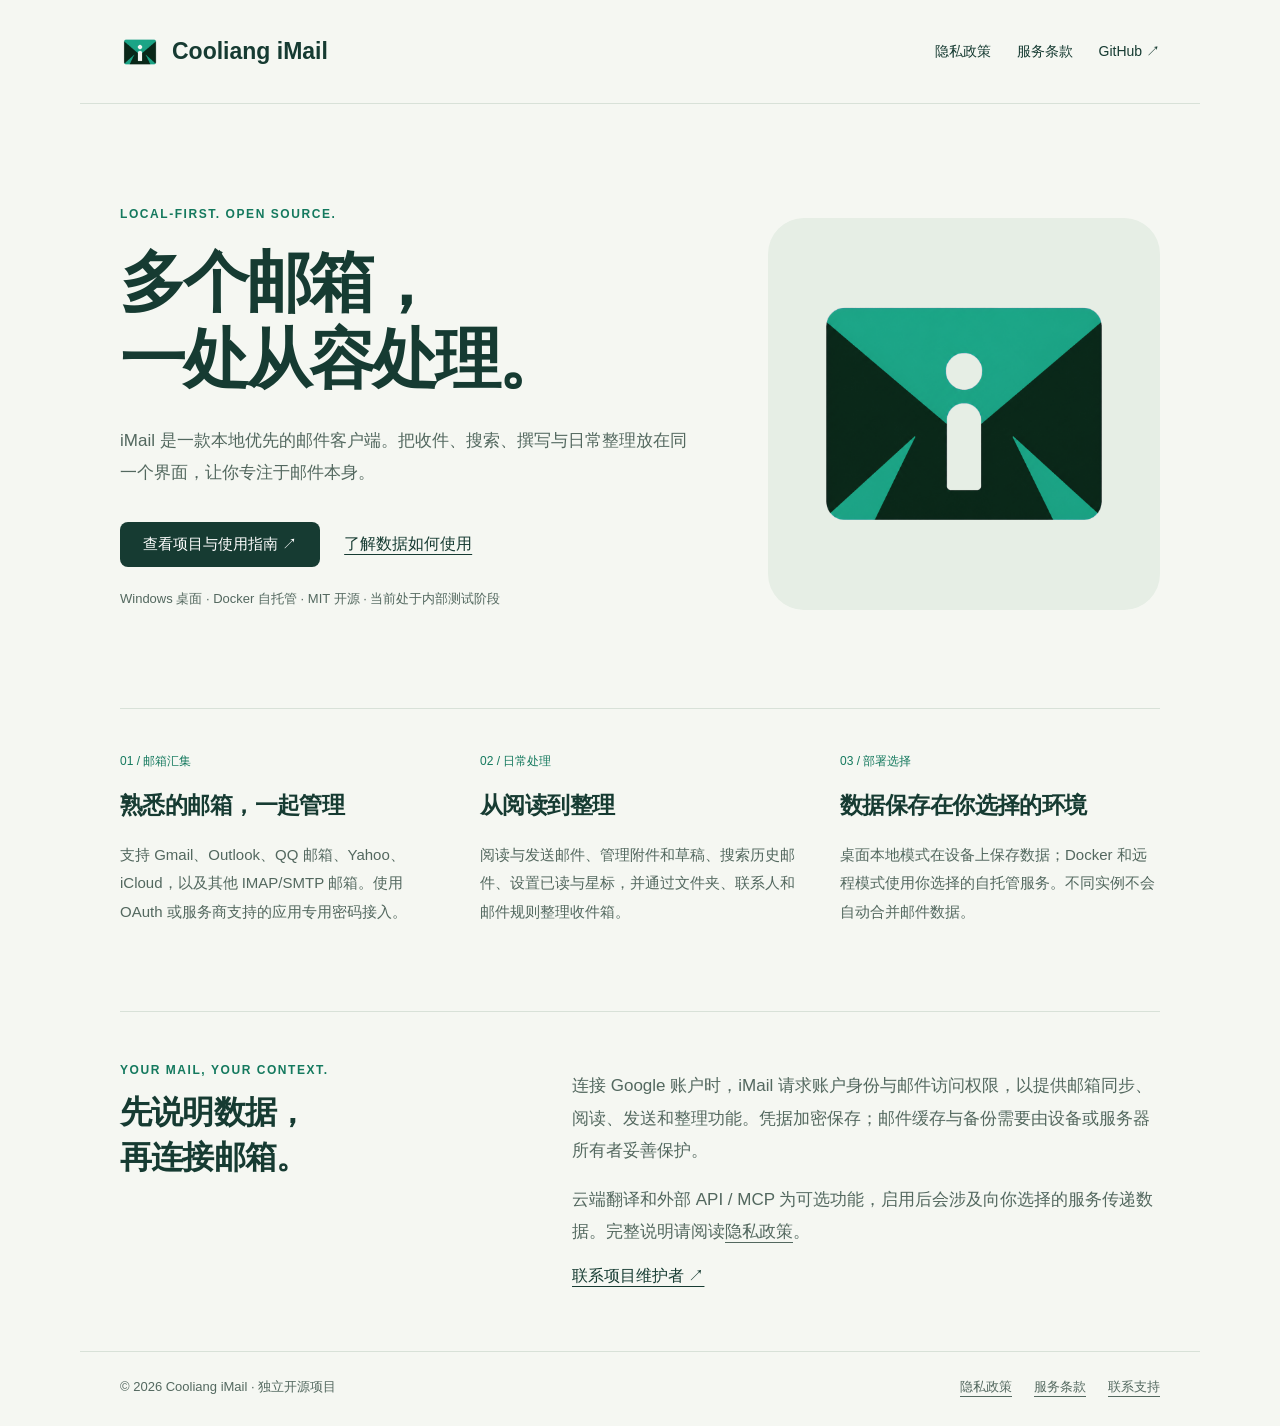
<file: index.html>
<!doctype html>
<html lang="zh-CN"><head><meta charset="utf-8"><meta name="viewport" content="width=device-width,initial-scale=1"><title>Cooliang iMail · 本地优先的多账户邮件客户端</title><meta name="description" content="Cooliang iMail 将多个邮箱汇集在一个界面，支持 Windows 桌面与 Docker 自托管，让邮件整理回归简单。"><link rel="icon" href="logo.png"><link rel="stylesheet" href="site.css"></head>
<body><a class="skip" href="#main">跳到正文</a><header><a class="brand" href="./"><img src="logo.png" alt="">Cooliang iMail</a><nav aria-label="网站导航"><a href="privacy.html">隐私政策</a><a href="terms.html">服务条款</a><a href="https://github.com/cooliang101/iMail">GitHub ↗</a></nav></header>
<main id="main"><section class="hero"><div><span class="eyebrow">Local-first. Open source.</span><h1>多个邮箱，<br>一处从容处理。</h1><p class="lead">iMail 是一款本地优先的邮件客户端。把收件、搜索、撰写与日常整理放在同一个界面，让你专注于邮件本身。</p><div class="actions"><a class="button" href="https://github.com/cooliang101/iMail">查看项目与使用指南 ↗</a><a href="privacy.html">了解数据如何使用</a></div><p class="note">Windows 桌面 · Docker 自托管 · MIT 开源 · 当前处于内部测试阶段</p></div><div class="hero-art"><img src="logo.png" alt="iMail 绿色信封标识"></div></section>
<section class="features" aria-label="产品功能"><article><span>01 / 邮箱汇集</span><h2>熟悉的邮箱，一起管理</h2><p>支持 Gmail、Outlook、QQ 邮箱、Yahoo、iCloud，以及其他 IMAP/SMTP 邮箱。使用 OAuth 或服务商支持的应用专用密码接入。</p></article><article><span>02 / 日常处理</span><h2>从阅读到整理</h2><p>阅读与发送邮件、管理附件和草稿、搜索历史邮件、设置已读与星标，并通过文件夹、联系人和邮件规则整理收件箱。</p></article><article><span>03 / 部署选择</span><h2>数据保存在你选择的环境</h2><p>桌面本地模式在设备上保存数据；Docker 和远程模式使用你选择的自托管服务。不同实例不会自动合并邮件数据。</p></article></section>
<section class="privacy-callout"><div><span class="eyebrow">Your mail, your context.</span><h2>先说明数据，<br>再连接邮箱。</h2></div><div><p>连接 Google 账户时，iMail 请求账户身份与邮件访问权限，以提供邮箱同步、阅读、发送和整理功能。凭据加密保存；邮件缓存与备份需要由设备或服务器所有者妥善保护。</p><p>云端翻译和外部 API / MCP 为可选功能，启用后会涉及向你选择的服务传递数据。完整说明请阅读<a href="privacy.html">隐私政策</a>。</p><a href="mailto:cooliang101@gmail.com">联系项目维护者 ↗</a></div></section></main>
<footer><span>© 2026 Cooliang iMail · 独立开源项目</span><div><a href="privacy.html">隐私政策</a><a href="terms.html">服务条款</a><a href="mailto:cooliang101@gmail.com">联系支持</a></div></footer></body></html>
</file>
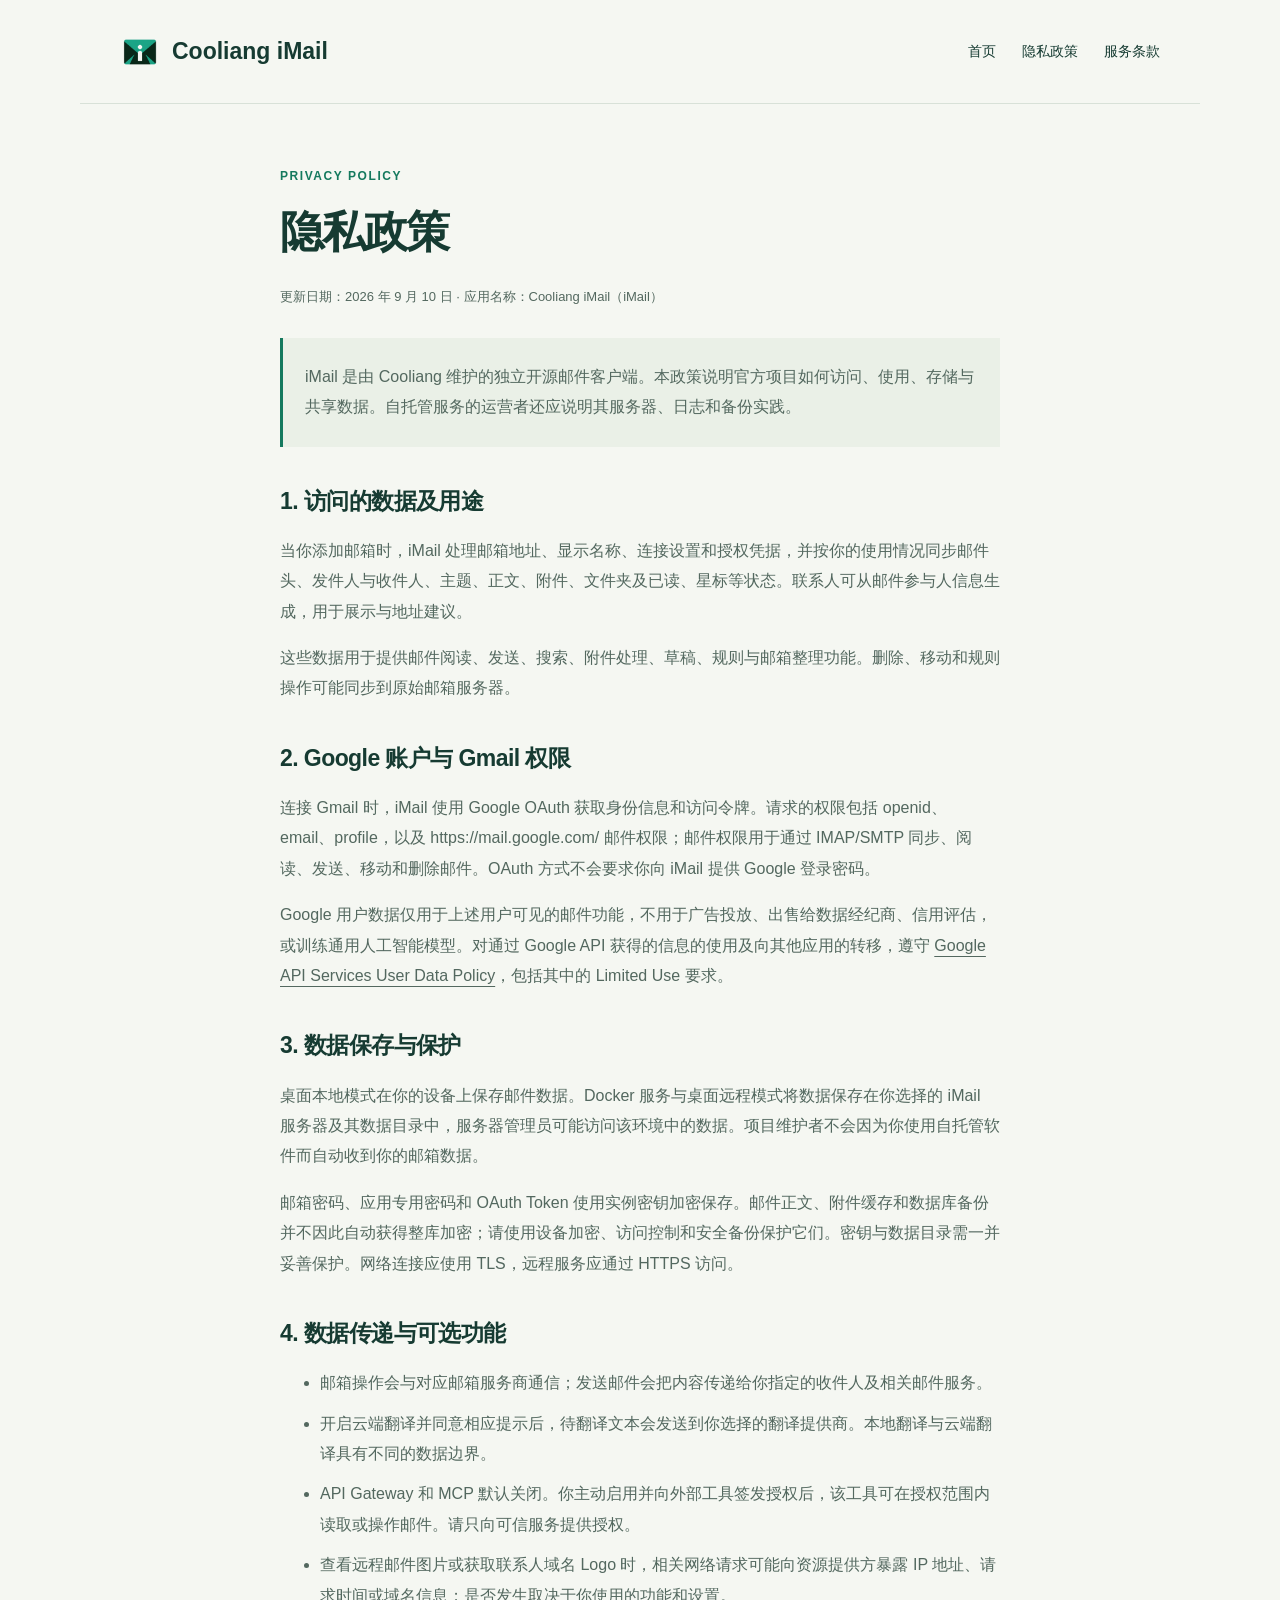
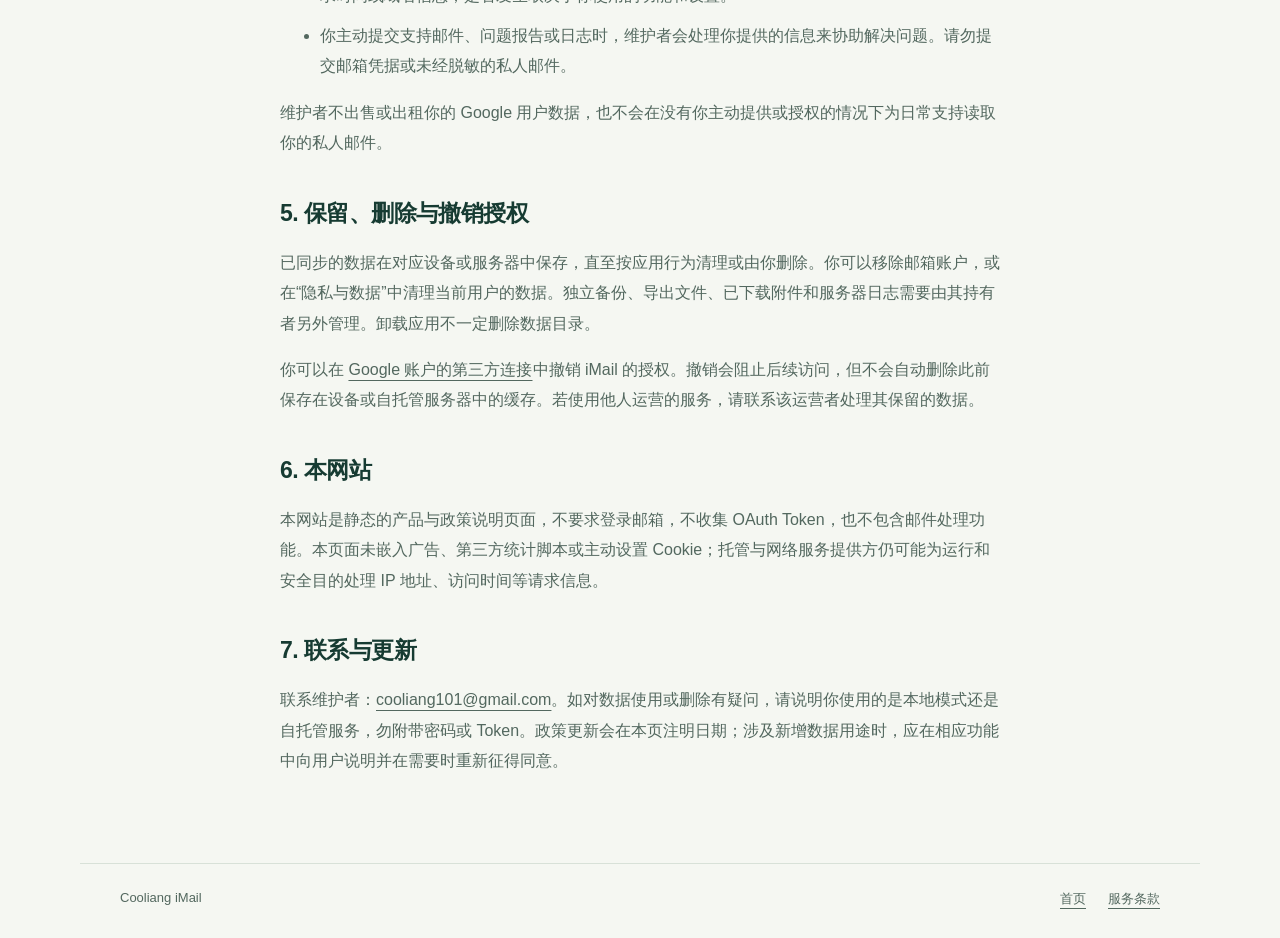
<file: privacy.html>
<!doctype html>
<html lang="zh-CN"><head><meta charset="utf-8"><meta name="viewport" content="width=device-width,initial-scale=1"><title>隐私政策 · Cooliang iMail</title><link rel="icon" href="logo.png"><link rel="stylesheet" href="site.css"></head><body><a class="skip" href="#main">跳到正文</a><header><a class="brand" href="./"><img src="logo.png" alt="">Cooliang iMail</a><nav aria-label="网站导航"><a href="./">首页</a><a href="privacy.html" aria-current="page">隐私政策</a><a href="terms.html">服务条款</a></nav></header>
<main id="main" class="document"><span class="eyebrow">Privacy policy</span><h1>隐私政策</h1><p class="meta">更新日期：2026 年 9 月 10 日 · 应用名称：Cooliang iMail（iMail）</p><div class="summary"><p>iMail 是由 Cooliang 维护的独立开源邮件客户端。本政策说明官方项目如何访问、使用、存储与共享数据。自托管服务的运营者还应说明其服务器、日志和备份实践。</p></div>
<h2>1. 访问的数据及用途</h2><p>当你添加邮箱时，iMail 处理邮箱地址、显示名称、连接设置和授权凭据，并按你的使用情况同步邮件头、发件人与收件人、主题、正文、附件、文件夹及已读、星标等状态。联系人可从邮件参与人信息生成，用于展示与地址建议。</p><p>这些数据用于提供邮件阅读、发送、搜索、附件处理、草稿、规则与邮箱整理功能。删除、移动和规则操作可能同步到原始邮箱服务器。</p>
<h2>2. Google 账户与 Gmail 权限</h2><p>连接 Gmail 时，iMail 使用 Google OAuth 获取身份信息和访问令牌。请求的权限包括 openid、email、profile，以及 https://mail.google.com/ 邮件权限；邮件权限用于通过 IMAP/SMTP 同步、阅读、发送、移动和删除邮件。OAuth 方式不会要求你向 iMail 提供 Google 登录密码。</p><p>Google 用户数据仅用于上述用户可见的邮件功能，不用于广告投放、出售给数据经纪商、信用评估，或训练通用人工智能模型。对通过 Google API 获得的信息的使用及向其他应用的转移，遵守 <a href="https://developers.google.com/terms/api-services-user-data-policy">Google API Services User Data Policy</a>，包括其中的 Limited Use 要求。</p>
<h2>3. 数据保存与保护</h2><p>桌面本地模式在你的设备上保存邮件数据。Docker 服务与桌面远程模式将数据保存在你选择的 iMail 服务器及其数据目录中，服务器管理员可能访问该环境中的数据。项目维护者不会因为你使用自托管软件而自动收到你的邮箱数据。</p><p>邮箱密码、应用专用密码和 OAuth Token 使用实例密钥加密保存。邮件正文、附件缓存和数据库备份并不因此自动获得整库加密；请使用设备加密、访问控制和安全备份保护它们。密钥与数据目录需一并妥善保护。网络连接应使用 TLS，远程服务应通过 HTTPS 访问。</p>
<h2>4. 数据传递与可选功能</h2><ul><li>邮箱操作会与对应邮箱服务商通信；发送邮件会把内容传递给你指定的收件人及相关邮件服务。</li><li>开启云端翻译并同意相应提示后，待翻译文本会发送到你选择的翻译提供商。本地翻译与云端翻译具有不同的数据边界。</li><li>API Gateway 和 MCP 默认关闭。你主动启用并向外部工具签发授权后，该工具可在授权范围内读取或操作邮件。请只向可信服务提供授权。</li><li>查看远程邮件图片或获取联系人域名 Logo 时，相关网络请求可能向资源提供方暴露 IP 地址、请求时间或域名信息；是否发生取决于你使用的功能和设置。</li><li>你主动提交支持邮件、问题报告或日志时，维护者会处理你提供的信息来协助解决问题。请勿提交邮箱凭据或未经脱敏的私人邮件。</li></ul><p>维护者不出售或出租你的 Google 用户数据，也不会在没有你主动提供或授权的情况下为日常支持读取你的私人邮件。</p>
<h2>5. 保留、删除与撤销授权</h2><p>已同步的数据在对应设备或服务器中保存，直至按应用行为清理或由你删除。你可以移除邮箱账户，或在“隐私与数据”中清理当前用户的数据。独立备份、导出文件、已下载附件和服务器日志需要由其持有者另外管理。卸载应用不一定删除数据目录。</p><p>你可以在 <a href="https://myaccount.google.com/connections">Google 账户的第三方连接</a>中撤销 iMail 的授权。撤销会阻止后续访问，但不会自动删除此前保存在设备或自托管服务器中的缓存。若使用他人运营的服务，请联系该运营者处理其保留的数据。</p>
<h2>6. 本网站</h2><p>本网站是静态的产品与政策说明页面，不要求登录邮箱，不收集 OAuth Token，也不包含邮件处理功能。本页面未嵌入广告、第三方统计脚本或主动设置 Cookie；托管与网络服务提供方仍可能为运行和安全目的处理 IP 地址、访问时间等请求信息。</p>
<h2>7. 联系与更新</h2><p>联系维护者：<a href="mailto:cooliang101@gmail.com">cooliang101@gmail.com</a>。如对数据使用或删除有疑问，请说明你使用的是本地模式还是自托管服务，勿附带密码或 Token。政策更新会在本页注明日期；涉及新增数据用途时，应在相应功能中向用户说明并在需要时重新征得同意。</p></main><footer><span>Cooliang iMail</span><div><a href="./">首页</a><a href="terms.html">服务条款</a></div></footer></body></html>
</file>
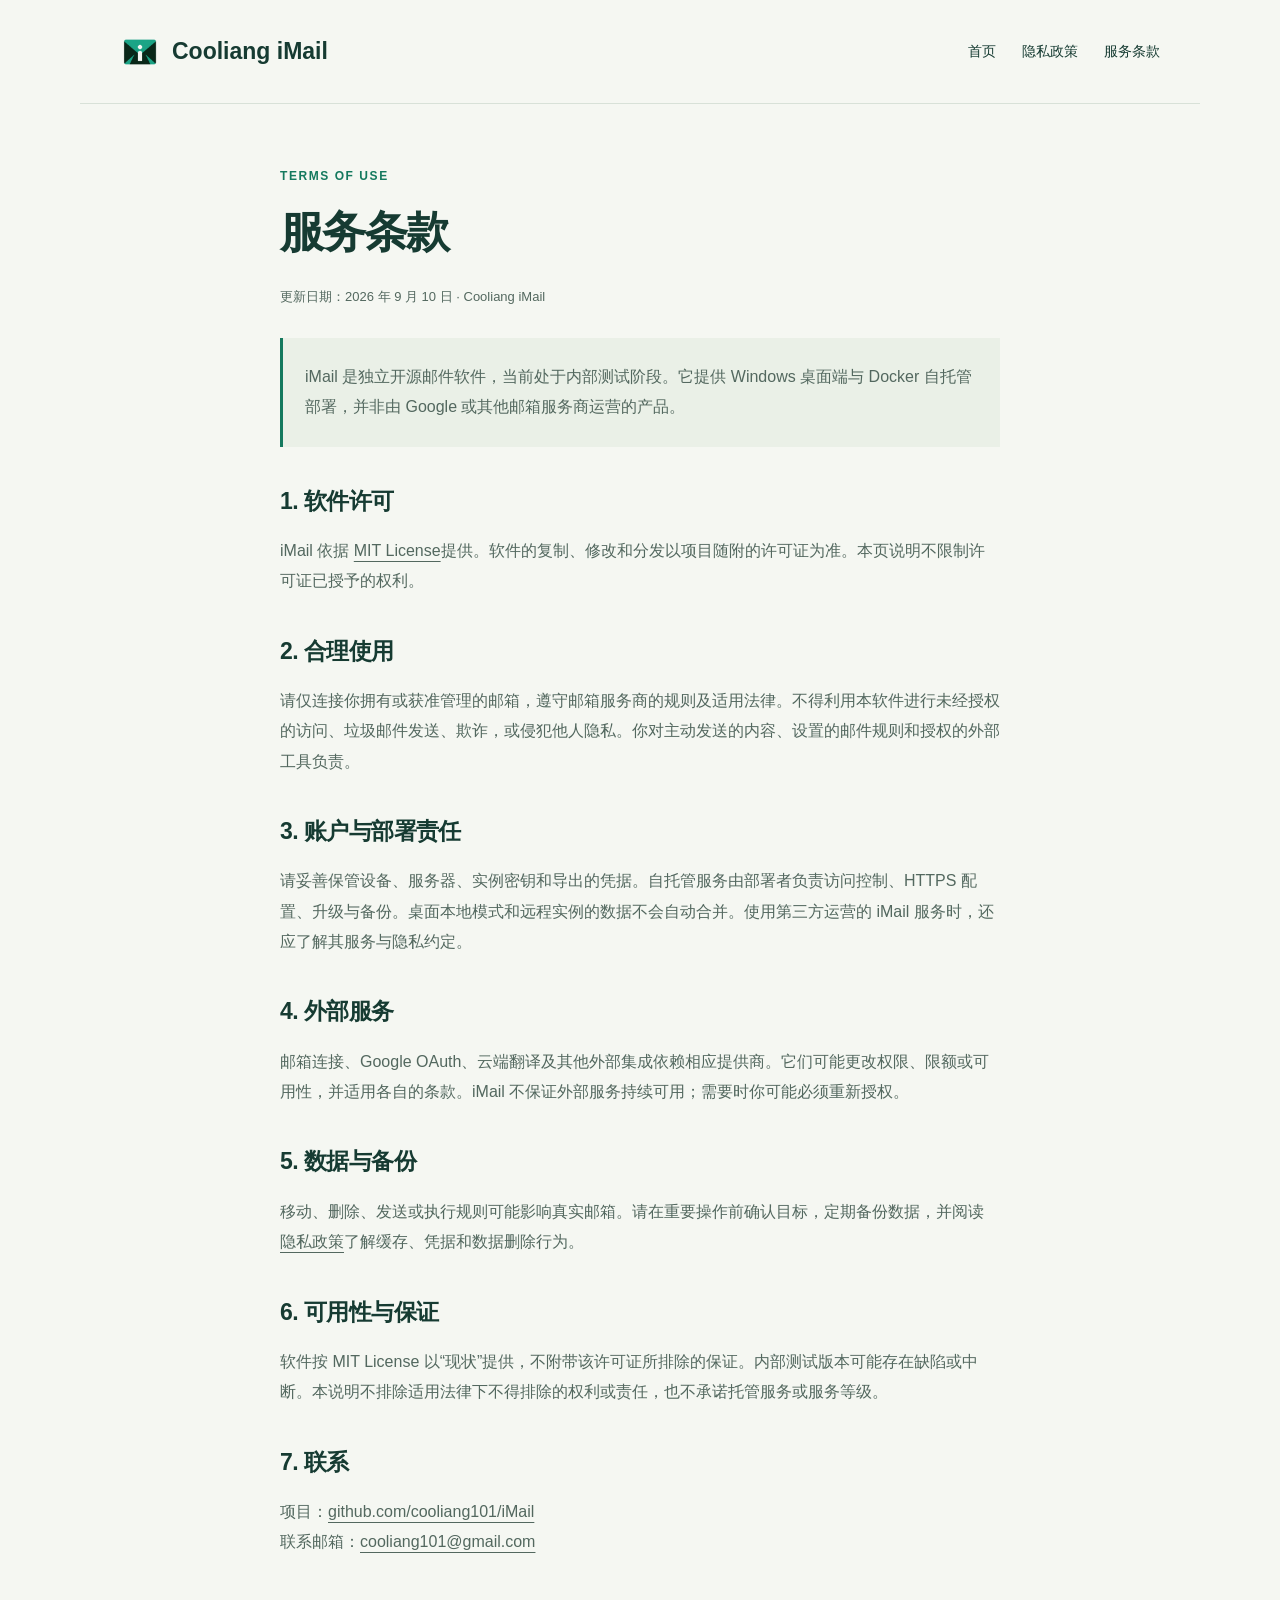
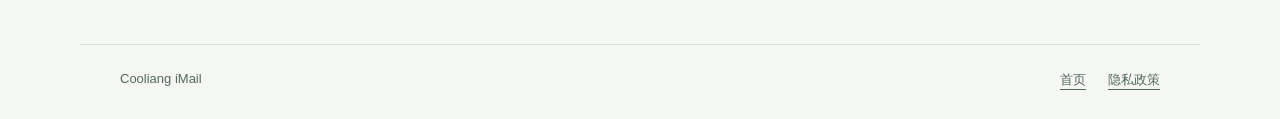
<file: terms.html>
<!doctype html>
<html lang="zh-CN"><head><meta charset="utf-8"><meta name="viewport" content="width=device-width,initial-scale=1"><title>服务条款 · Cooliang iMail</title><link rel="icon" href="logo.png"><link rel="stylesheet" href="site.css"></head><body><a class="skip" href="#main">跳到正文</a><header><a class="brand" href="./"><img src="logo.png" alt="">Cooliang iMail</a><nav aria-label="网站导航"><a href="./">首页</a><a href="privacy.html">隐私政策</a><a href="terms.html" aria-current="page">服务条款</a></nav></header><main id="main" class="document"><span class="eyebrow">Terms of use</span><h1>服务条款</h1><p class="meta">更新日期：2026 年 9 月 10 日 · Cooliang iMail</p><div class="summary"><p>iMail 是独立开源邮件软件，当前处于内部测试阶段。它提供 Windows 桌面端与 Docker 自托管部署，并非由 Google 或其他邮箱服务商运营的产品。</p></div><h2>1. 软件许可</h2><p>iMail 依据 <a href="https://github.com/cooliang101/iMail/blob/main/LICENSE">MIT License</a>提供。软件的复制、修改和分发以项目随附的许可证为准。本页说明不限制许可证已授予的权利。</p><h2>2. 合理使用</h2><p>请仅连接你拥有或获准管理的邮箱，遵守邮箱服务商的规则及适用法律。不得利用本软件进行未经授权的访问、垃圾邮件发送、欺诈，或侵犯他人隐私。你对主动发送的内容、设置的邮件规则和授权的外部工具负责。</p><h2>3. 账户与部署责任</h2><p>请妥善保管设备、服务器、实例密钥和导出的凭据。自托管服务由部署者负责访问控制、HTTPS 配置、升级与备份。桌面本地模式和远程实例的数据不会自动合并。使用第三方运营的 iMail 服务时，还应了解其服务与隐私约定。</p><h2>4. 外部服务</h2><p>邮箱连接、Google OAuth、云端翻译及其他外部集成依赖相应提供商。它们可能更改权限、限额或可用性，并适用各自的条款。iMail 不保证外部服务持续可用；需要时你可能必须重新授权。</p><h2>5. 数据与备份</h2><p>移动、删除、发送或执行规则可能影响真实邮箱。请在重要操作前确认目标，定期备份数据，并阅读 <a href="privacy.html">隐私政策</a>了解缓存、凭据和数据删除行为。</p><h2>6. 可用性与保证</h2><p>软件按 MIT License 以“现状”提供，不附带该许可证所排除的保证。内部测试版本可能存在缺陷或中断。本说明不排除适用法律下不得排除的权利或责任，也不承诺托管服务或服务等级。</p><h2>7. 联系</h2><p>项目：<a href="https://github.com/cooliang101/iMail">github.com/cooliang101/iMail</a><br>联系邮箱：<a href="mailto:cooliang101@gmail.com">cooliang101@gmail.com</a></p></main><footer><span>Cooliang iMail</span><div><a href="./">首页</a><a href="privacy.html">隐私政策</a></div></footer></body></html>
</file>
<file: site.css>
:root{color-scheme:light;--ink:#163b32;--muted:#53685f;--paper:#f5f7f2;--line:#d8e1d8;--accent:#14795e;font-family:'Segoe UI Variable','Segoe UI','Microsoft YaHei',sans-serif;color:var(--ink);background:var(--paper)}*{box-sizing:border-box}body{margin:0}a{color:inherit;text-underline-offset:5px}a:hover{color:var(--accent)}a:focus-visible{outline:3px solid var(--accent);outline-offset:5px}header,main,footer{max-width:1120px;margin:auto;padding:0 40px}header{display:flex;align-items:center;justify-content:space-between;gap:24px;min-height:104px;border-bottom:1px solid var(--line)}.brand{display:flex;align-items:center;gap:12px;font-size:23px;font-weight:650;text-decoration:none}.brand img{width:40px;height:40px}nav{display:flex;gap:26px;font-size:14px}nav a{text-decoration:none}.hero{padding:100px 0 84px;display:grid;grid-template-columns:1.5fr 1fr;gap:60px;align-items:center}.eyebrow{text-transform:uppercase;letter-spacing:.13em;font-size:12px;font-weight:650;color:var(--accent)}h1{font-size:clamp(40px,5.5vw,66px);line-height:1.16;letter-spacing:-.045em;margin:22px 0 28px;font-weight:600}p{font-size:17px;line-height:1.9;color:var(--muted)}.lead{max-width:580px}.hero-art{background:#e6eee5;border-radius:36px;padding:24px;aspect-ratio:1;display:grid;place-items:center}.hero-art img{width:100%;height:auto}.actions{display:flex;flex-wrap:wrap;gap:24px;align-items:center;margin-top:32px}.button{display:inline-block;padding:13px 23px;background:var(--ink);color:white;border-radius:8px;text-decoration:none;font-size:15px}.button:hover{background:var(--accent);color:white}.note{font-size:13px;margin-top:20px}.features{display:grid;grid-template-columns:repeat(3,1fr);gap:40px;border-top:1px solid var(--line);padding:42px 0 70px}.features span{font-size:12px;color:var(--accent)}h2{font-size:23px;letter-spacing:-.025em;font-weight:600;line-height:1.4}.features p{font-size:15px}.privacy-callout{border-top:1px solid var(--line);padding:48px 0 64px;display:grid;grid-template-columns:1fr 1.5fr;gap:60px}.privacy-callout h2{font-size:32px;margin-top:12px}.privacy-callout p{margin-top:10px}.document{max-width:800px;padding-top:62px;padding-bottom:70px}.document h1{font-size:44px}.document h2{margin-top:38px}.document li{font-size:16px;line-height:1.9;color:var(--muted);margin:10px 0}.document p{font-size:16px}.meta{font-size:13px!important}.summary{border-left:3px solid var(--accent);padding:8px 22px;background:#eaf0e7;margin:28px 0}footer{border-top:1px solid var(--line);padding-top:26px;padding-bottom:30px;display:flex;justify-content:space-between;gap:20px;font-size:13px;color:var(--muted)}footer div{display:flex;gap:22px}.skip{position:absolute;left:-9999px}.skip:focus{left:12px;top:12px;background:white;padding:12px;z-index:5}@media(max-width:700px){header,main,footer{padding-left:22px;padding-right:22px}header{min-height:90px;flex-wrap:wrap;padding-top:16px;padding-bottom:16px;gap:14px}nav{gap:18px;font-size:13px}.brand{font-size:20px}.hero{padding:58px 0;grid-template-columns:1fr;gap:32px}.hero-art{display:none}.features{grid-template-columns:1fr;gap:12px;padding-bottom:34px}.privacy-callout{grid-template-columns:1fr;gap:4px;padding:32px 0}.document{padding-top:40px}.document h1{font-size:36px}footer{flex-direction:column}footer div{flex-wrap:wrap}}
</file>
